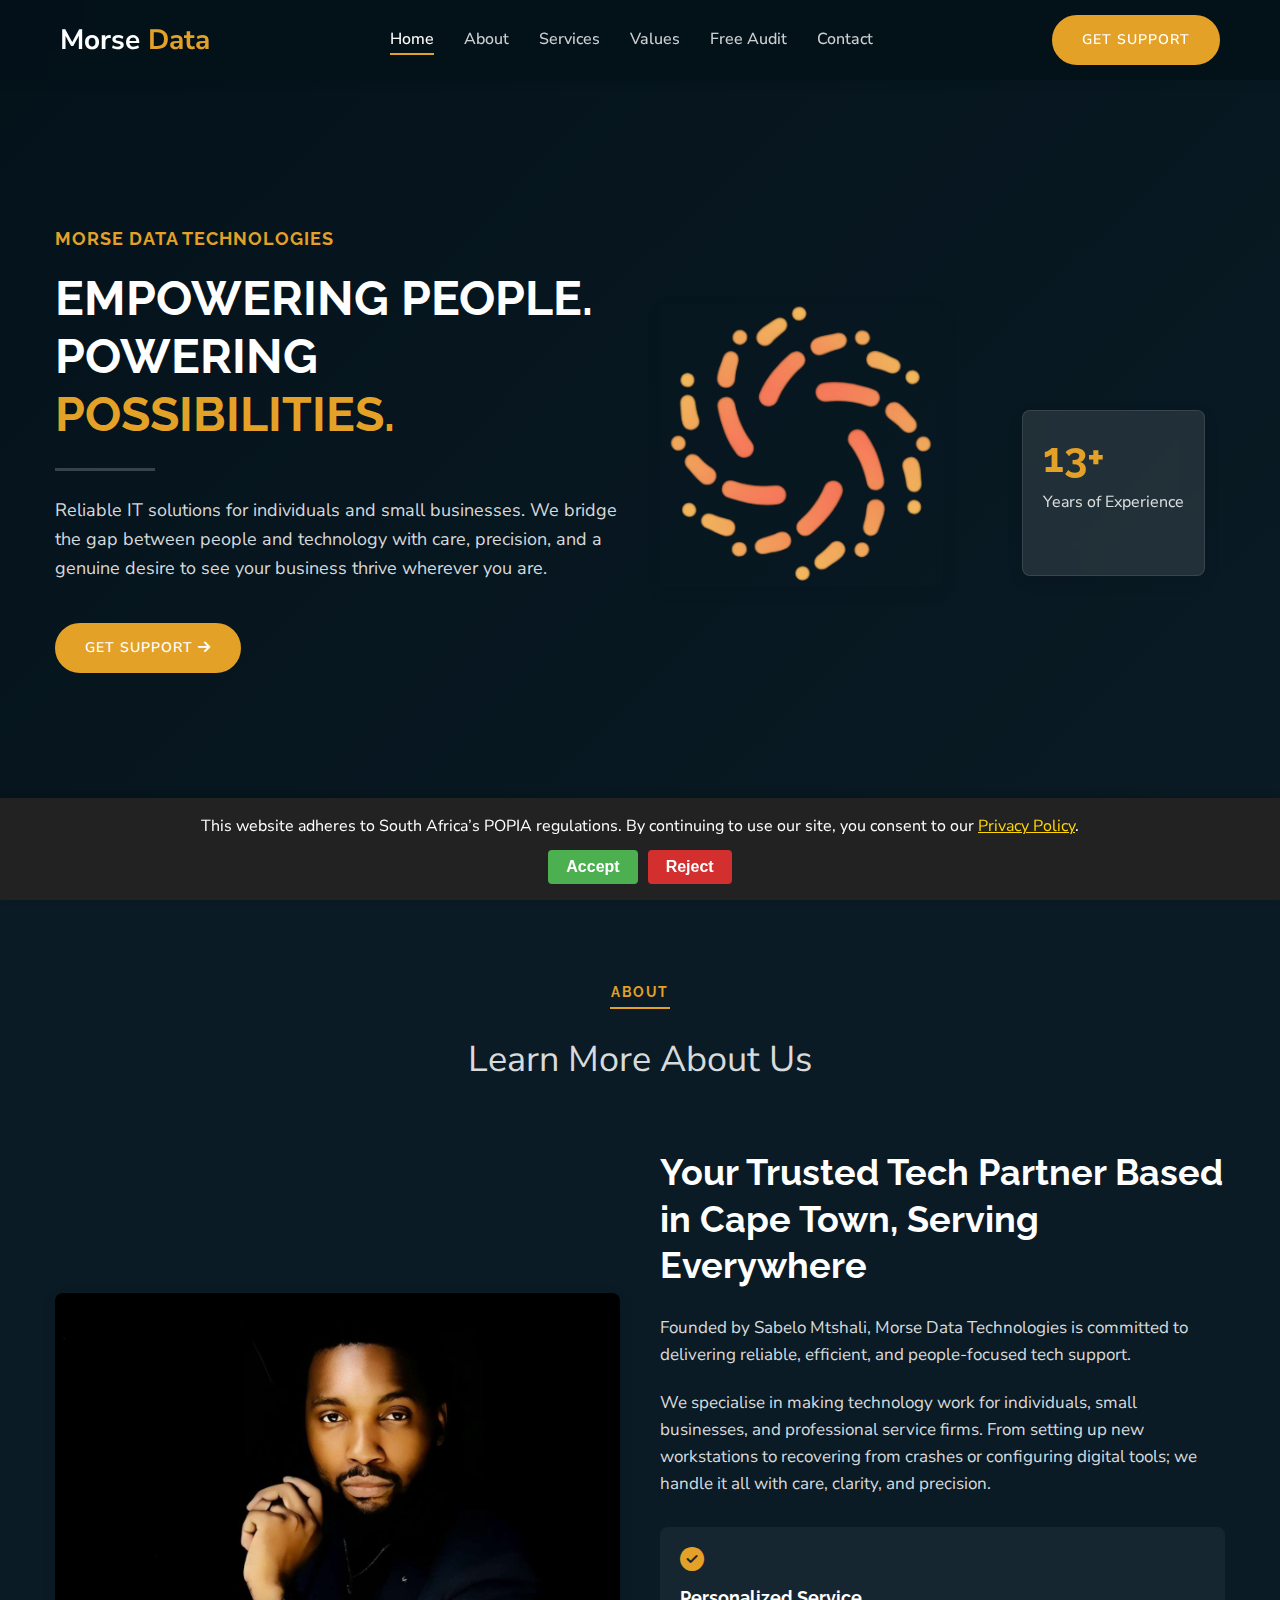
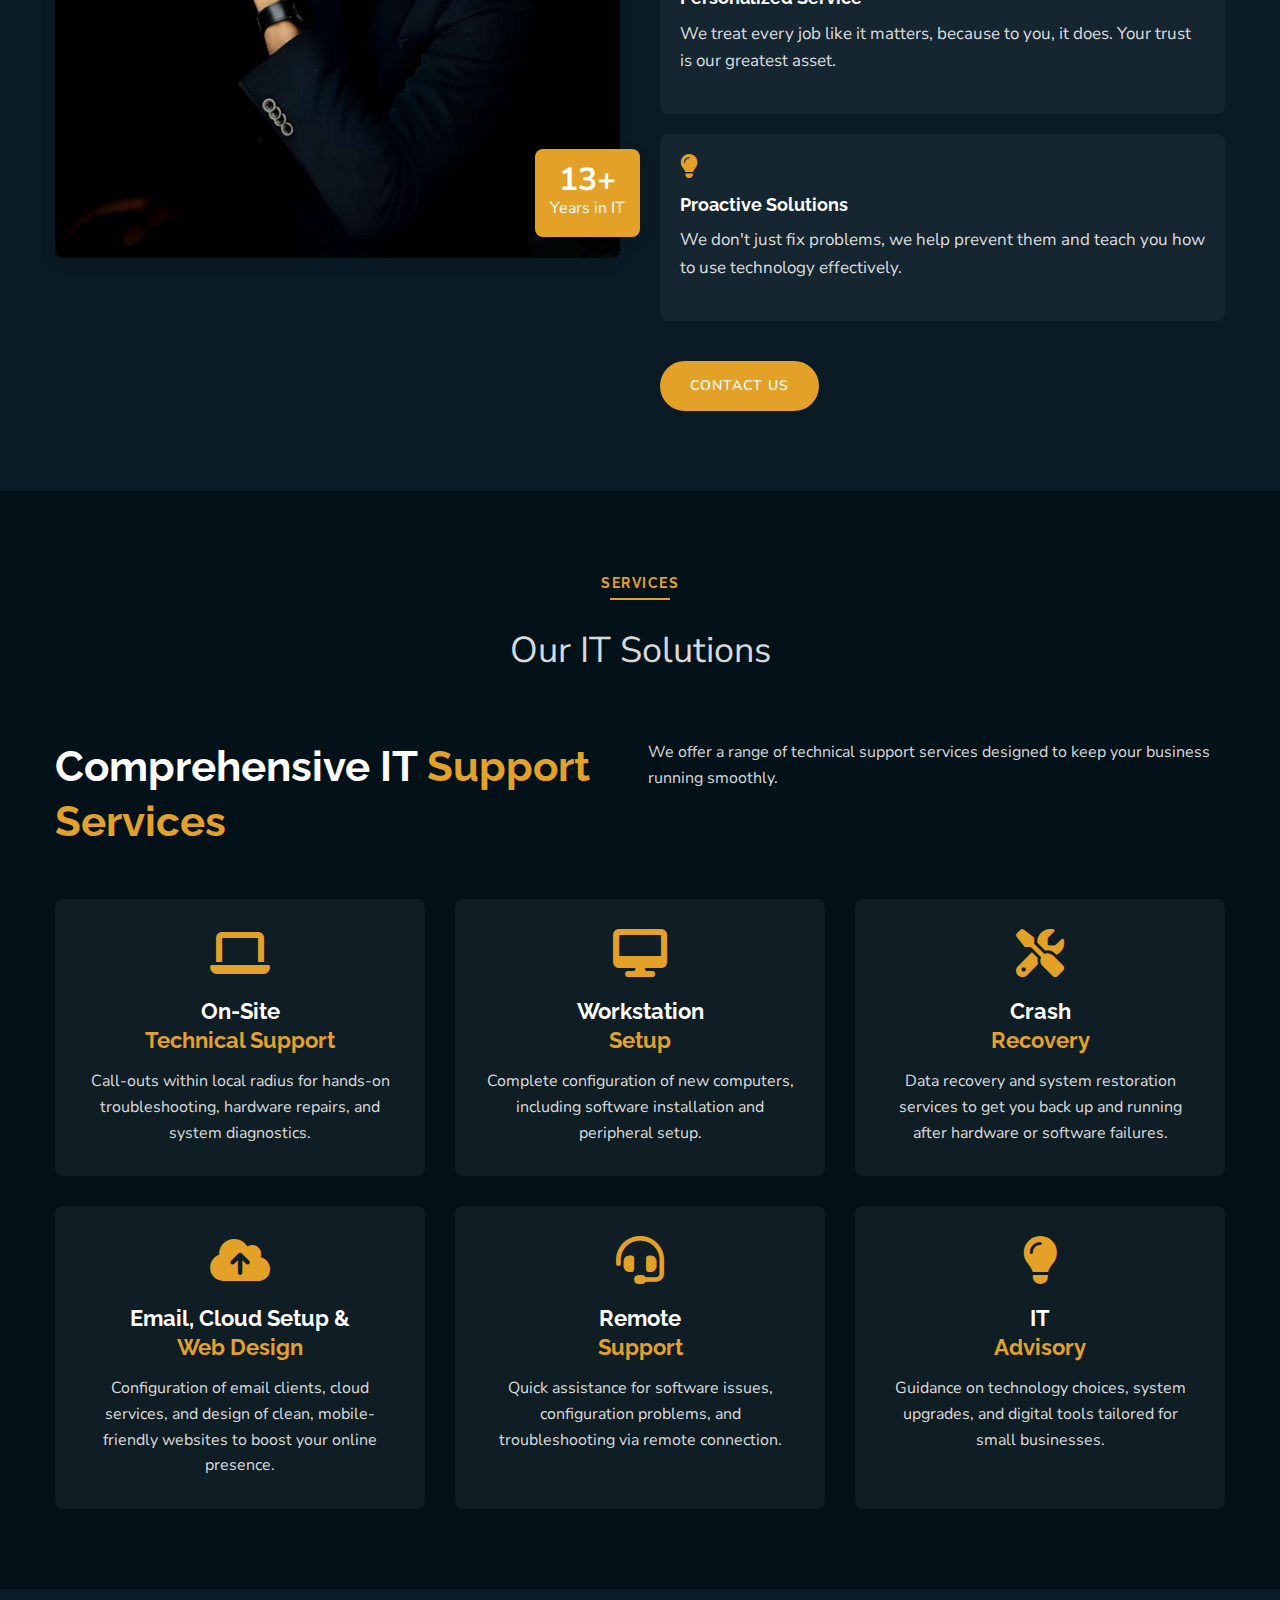
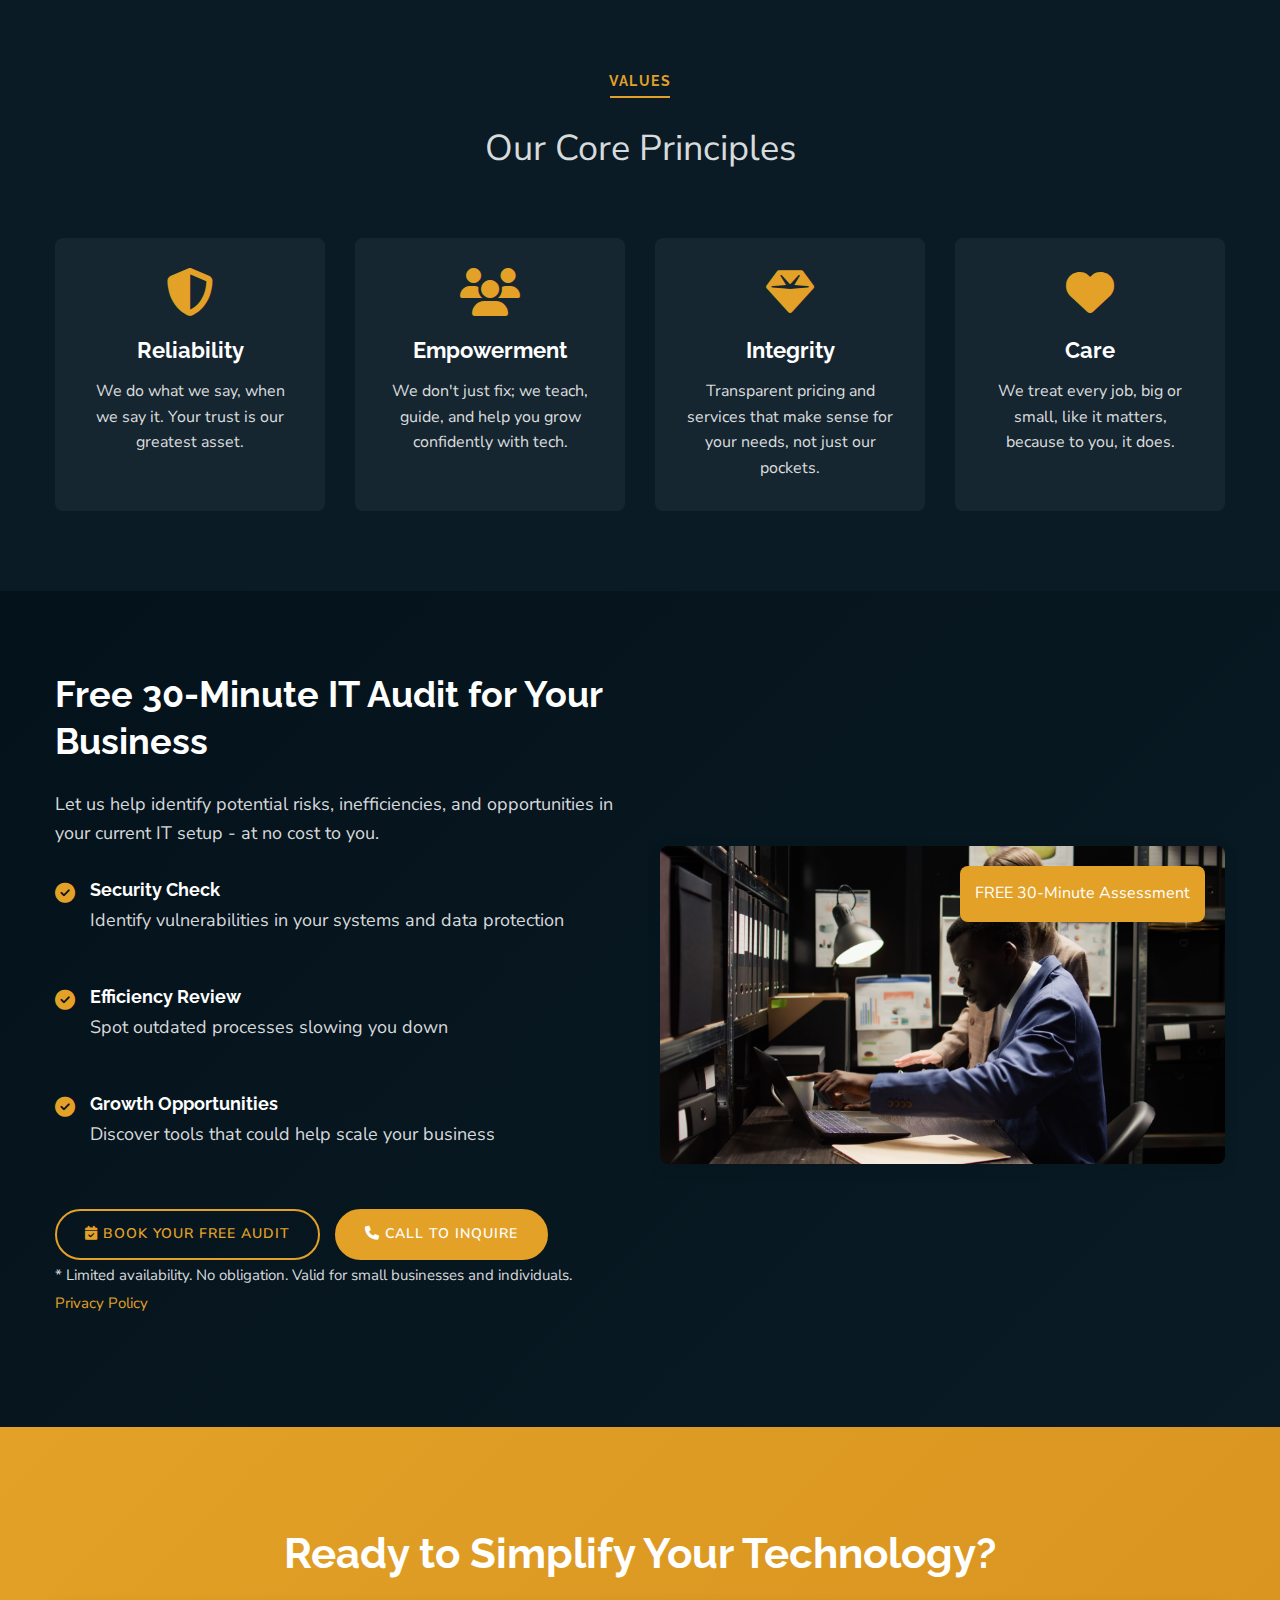
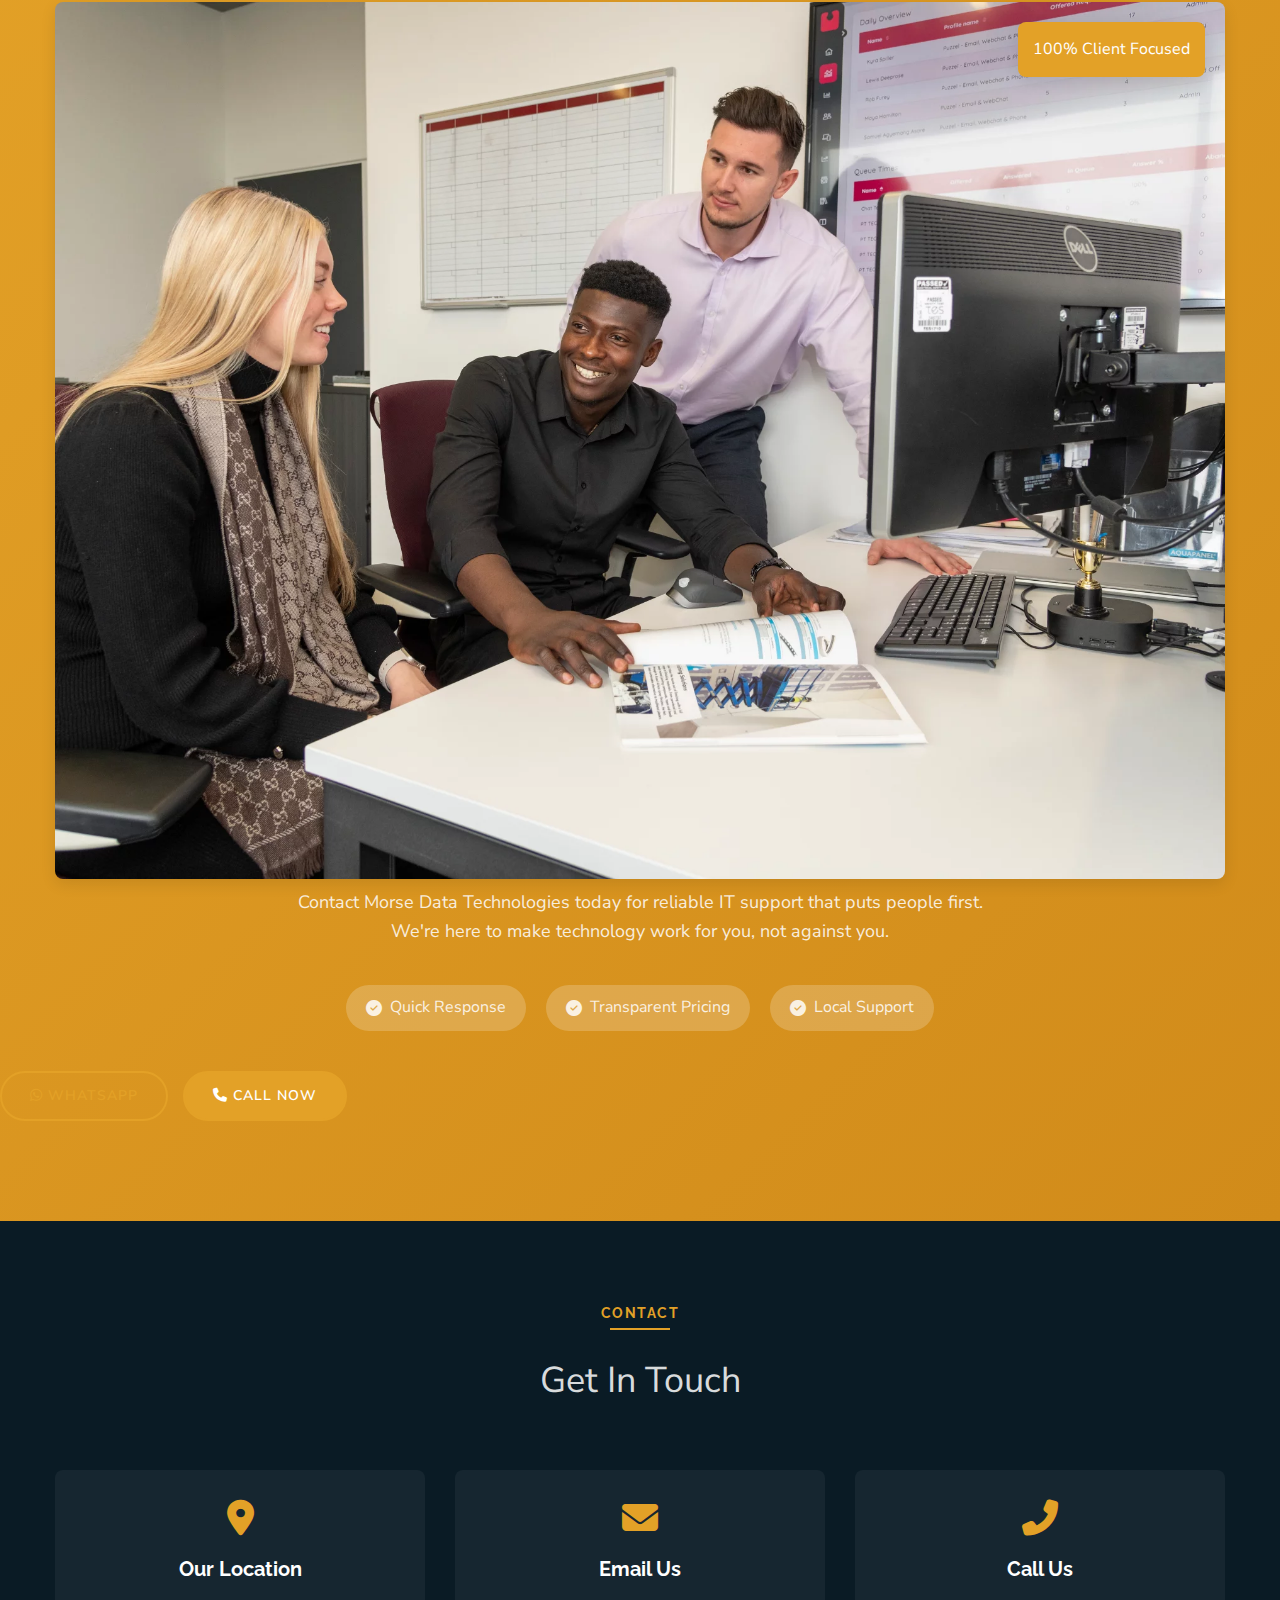
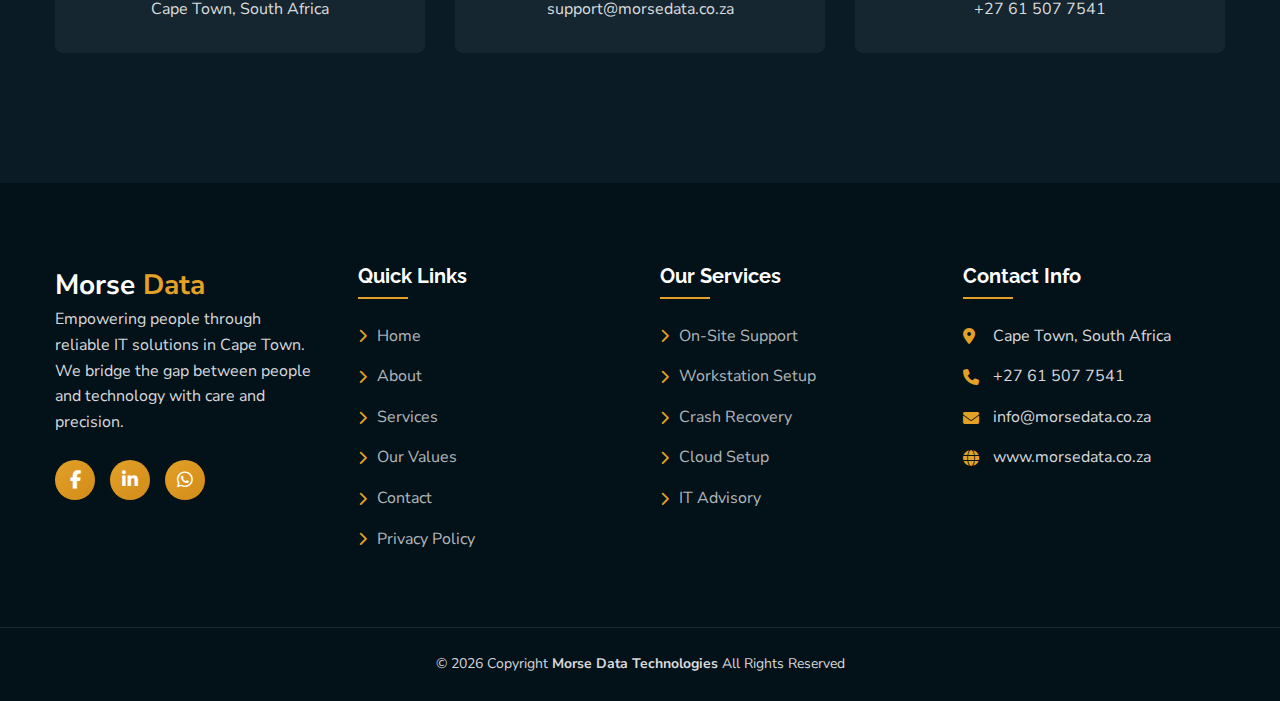
<file: index.html>
<!DOCTYPE html>
<html lang="en">
<head>
  <meta charset="utf-8">
  <meta name="viewport" content="width=device-width, initial-scale=1.0">
  <title>Morse Data Technologies - IT Solutions Provider</title>
  <meta name="description" content="South African IT solutions provider offering reliable, efficient tech support for individuals and small businesses">
  <meta name="keywords" content="IT support, Cape Town, computer repair, tech support, small business IT, workstation setup">
  
  <!-- Favicons -->
  <link rel="icon" href="assets/img/favicon.png">
  <link rel="apple-touch-icon" href="assets/img/apple-touch-icon.png">
  
  <!-- Fonts -->
  <link rel="preconnect" href="https://fonts.googleapis.com">
  <link rel="preconnect" href="https://fonts.gstatic.com" crossorigin>
  <link href="https://fonts.googleapis.com/css2?family=Roboto:ital,wght@0,100;0,300;0,400;0,500;0,700;0,900;1,100;1,300;1,400;1,500;1,700;1,900&family=Raleway:ital,wght@0,100;0,200;0,300;0,400;0,500;0,600;0,700;0,800;0,900;1,100;1,200;1,300;1,400;1,500;1,600;1,700;1,800;1,900&family=Nunito+Sans:ital,wght@0,200;0,300;0,400;0,600;0,700;0,800;0,900;1,200;1,300;1,400;1,600;1,700;1,800;1,900&display=swap" rel="stylesheet">
  
  <!-- Font Awesome -->
  <link rel="stylesheet" href="https://cdnjs.cloudflare.com/ajax/libs/font-awesome/6.4.0/css/all.min.css">
  
  <style>
    /* CSS Reset */
    * {
      margin: 0;
      padding: 0;
      box-sizing: border-box;
    }
    
    :root {
      --primary: #e3a127;
      --primary-dark: #d18b1a;
      --dark: #031119;
      --darker: #0a1b25;
      --light: #f8f9fa;
      --gray: #6c757d;
      --light-gray: #e9ecef;
      --dark-gray: #343a40;
      --transition: all 0.3s ease;
      --shadow: 0 5px 15px rgba(0,0,0,0.1);
      --radius: 8px;
    }
    
    body {
      font-family: 'Nunito Sans', sans-serif;
      background-color: var(--darker);
      color: rgba(255,255,255,0.85);
      line-height: 1.6;
      overflow-x: hidden;
    }
    
    h1, h2, h3, h4, h5, h6 {
      font-family: 'Raleway', sans-serif;
      color: #fff;
      font-weight: 700;
      line-height: 1.3;
    }
    
    a {
      text-decoration: none;
      color: var(--primary);
      transition: var(--transition);
    }
    
    a:hover {
      color: #fff;
    }
    
    .container {
      width: 100%;
      max-width: 1200px;
      margin: 0 auto;
      padding: 0 15px;
    }
    
    .section {
      padding: 80px 0;
    }
    
    .section-title {
      text-align: center;
      margin-bottom: 60px;
    }
    
    .section-title h2 {
      font-size: 14px;
      text-transform: uppercase;
      letter-spacing: 1.5px;
      color: var(--primary);
      margin-bottom: 10px;
      position: relative;
      display: inline-block;
    }
    
    .section-title h2::after {
      content: '';
      position: absolute;
      width: 60px;
      height: 2px;
      background: var(--primary);
      bottom: -8px;
      left: 50%;
      transform: translateX(-50%);
    }
    
    .section-title div {
      font-size: 36px;
      margin-top: 20px;
    }
    
    .btn {
      display: inline-block;
      padding: 12px 28px;
      background: var(--primary);
      color: #fff;
      border-radius: 50px;
      font-weight: 600;
      text-transform: uppercase;
      letter-spacing: 1px;
      font-size: 14px;
      border: 2px solid var(--primary);
      transition: var(--transition);
      cursor: pointer;
    }
    
    .btn:hover {
      background: transparent;
      color: var(--primary);
      transform: translateY(-3px);
      box-shadow: var(--shadow);
    }
    
    .btn-outline {
      background: transparent;
      color: var(--primary);
    }
    
    .btn-outline:hover {
      background: var(--primary);
      color: #fff;
    }
    
    /* Header */
    header {
      position: fixed;
      top: 0;
      left: 0;
      width: 100%;
      z-index: 1000;
      background: rgba(3, 17, 25, 0.95);
      backdrop-filter: blur(10px);
      padding: 15px 0;
      box-shadow: 0 2px 10px rgba(0,0,0,0.1);
    }
    
    .header-container {
      display: flex;
      justify-content: space-between;
      align-items: center;
      padding: 0 20px;
    }
    
    .logo {
      font-size: 28px;
      font-weight: 700;
      color: #fff;
    }
    
    .logo span {
      color: var(--primary);
    }
    
    nav ul {
      display: flex;
      list-style: none;
    }
    
    nav ul li {
      margin: 0 15px;
    }
    
    nav ul li a {
      color: rgba(255,255,255,0.8);
      font-weight: 500;
      position: relative;
      padding: 5px 0;
    }
    
    nav ul li a::after {
      content: '';
      position: absolute;
      bottom: 0;
      left: 0;
      width: 0;
      height: 2px;
      background: var(--primary);
      transition: var(--transition);
    }
    
    nav ul li a:hover,
    nav ul li a.active {
      color: #fff;
    }
    
    nav ul li a:hover::after,
    nav ul li a.active::after {
      width: 100%;
    }
    
    .mobile-toggle {
      display: none;
      background: none;
      border: none;
      color: #fff;
      font-size: 24px;
      cursor: pointer;
    }
    
    /* Hero Section */
    .hero {
      min-height: 100vh;
      display: flex;
      align-items: center;
      position: relative;
      background: linear-gradient(135deg, rgba(3,17,25,0.9) 0%, rgba(10,27,37,0.95) 100%), url('https://images.unsplash.com/photo-1518770660439-4636190af475?ixlib=rb-4.0.3&ixid=M3wxMjA3fDB8MHxwaG90by1wYWdlfHx8fGVufDB8fHx8fA%3D%3D&auto=format&fit=crop&w=1470&q=80') no-repeat center center/cover;
      padding-top: 80px;
    }
    
    .hero-content {
      display: grid;
      grid-template-columns: repeat(2, 1fr);
      gap: 40px;
      align-items: center;
    }
    
    .hero-text h5 {
      color: var(--primary);
      font-size: 18px;
      text-transform: uppercase;
      letter-spacing: 1px;
      margin-bottom: 20px;
    }
    
    .hero-text h1 {
      font-size: 48px;
      margin-bottom: 25px;
      line-height: 1.2;
    }
    
    .hero-text h1 span {
      color: var(--primary);
    }
    
    .hero-text .divider {
      width: 100px;
      height: 3px;
      background: rgba(255,255,255,0.2);
      margin: 25px 0;
    }
    
    .hero-text p {
      margin-bottom: 40px;
      font-size: 18px;
      max-width: 600px;
    }
    
    .hero-image {
      position: relative;
    }
    
    .hero-image img {
      width: 50%;
      border-radius: var(--radius);
      box-shadow: var(--shadow);
      animation: float 6s ease-in-out infinite;
    }
    
    .stats-card {
      position: absolute;
      bottom: 20px;
      right: 20px;
      background: rgba(255,255,255,0.1);
      backdrop-filter: blur(10px);
      border: 1px solid rgba(255,255,255,0.1);
      border-radius: var(--radius);
      padding: 20px;
      max-width: 200px;
      box-shadow: var(--shadow);
    }
    
    .stats-card h2 {
      font-size: 42px;
      color: var(--primary);
      margin-bottom: 5px;
    }
    
    .stats-card p {
      font-size: 16px;
      margin-bottom: 10px;
    }
    
    .stats-card a {
      color: #fff;
      font-size: 18px;
      display: inline-block;
    }
    
    /* About Section */
    .about-content {
      display: grid;
      grid-template-columns: repeat(2, 1fr);
      gap: 40px;
      align-items: center;
    }
    
    .about-image {
      position: relative;
    }
    
    .about-image img {
      width: 100%;
      border-radius: var(--radius);
      box-shadow: var(--shadow);
    }
    
    .experience-badge {
      position: absolute;
      bottom: 30px;
      right: -20px;
      background: var(--primary);
      color: #fff;
      padding: 15px;
      border-radius: var(--radius);
      text-align: center;
      box-shadow: var(--shadow);
    }
    
    .experience-badge .years {
      font-size: 32px;
      font-weight: 700;
      display: block;
      line-height: 1;
    }
    
    .about-text h2 {
      font-size: 36px;
      margin-bottom: 25px;
    }
    
    .about-text p {
      margin-bottom: 20px;
      font-size: 17px;
    }
    
    .features {
      display: grid;
      grid-template-columns: repeat(2, 1fr);
      gap: 20px;
      margin: 30px 0;
    }
    
    .feature-item {
      background: rgba(255,255,255,0.05);
      padding: 20px;
      border-radius: var(--radius);
      transition: var(--transition);
    }
    
    .feature-item:hover {
      transform: translateY(-5px);
      background: rgba(255,255,255,0.1);
    }
    
    .feature-item i {
      color: var(--primary);
      font-size: 24px;
      margin-bottom: 15px;
      display: inline-block;
    }
    
    .feature-item h5 {
      font-size: 18px;
      margin-bottom: 10px;
    }
    
    /* Services Section */
    .services {
      background: var(--dark);
    }
    
    .services-header {
      display: flex;
      justify-content: space-between;
      margin-bottom: 50px;
    }
    
    .services-header h2 {
      font-size: 42px;
      max-width: 600px;
    }
    
    .services-header h2 span {
      color: var(--primary);
    }
    
    .services-grid {
      display: grid;
      grid-template-columns: repeat(auto-fit, minmax(300px, 1fr));
      gap: 30px;
    }
    
    .service-card {
      background: rgba(255,255,255,0.05);
      border-radius: var(--radius);
      padding: 30px;
      text-align: center;
      transition: var(--transition);
      position: relative;
      overflow: hidden;
      z-index: 1;
    }
    
    .service-card::before {
      content: '';
      position: absolute;
      top: 0;
      left: 0;
      width: 100%;
      height: 0;
      background: var(--primary);
      z-index: -1;
      transition: var(--transition);
      opacity: 0.1;
    }
    
    .service-card:hover {
      transform: translateY(-10px);
      box-shadow: var(--shadow);
    }
    
    .service-card:hover::before {
      height: 100%;
    }
    
    .service-card i {
      font-size: 48px;
      color: var(--primary);
      margin-bottom: 20px;
      transition: var(--transition);
    }
    
    .service-card:hover i {
      transform: scale(1.2);
      color: #fff;
    }
    
    .service-card h3 {
      font-size: 22px;
      margin-bottom: 15px;
    }
    
    .service-card h3 span {
      display: block;
      color: var(--primary);
    }
    
    /* Values Section */
    .values-grid {
      display: grid;
      grid-template-columns: repeat(auto-fit, minmax(250px, 1fr));
      gap: 30px;
    }
    
    .value-card {
      background: rgba(255,255,255,0.05);
      border-radius: var(--radius);
      padding: 30px;
      text-align: center;
      transition: var(--transition);
    }
    
    .value-card:hover {
      transform: translateY(-10px);
      box-shadow: var(--shadow);
      background: rgba(255,255,255,0.1);
    }
    
    .value-card i {
      font-size: 48px;
      color: var(--primary);
      margin-bottom: 20px;
    }
    
    .value-card h3 {
      font-size: 22px;
      margin-bottom: 15px;
    }
    
    /* Free Audit Section */
    .audit-section {
      background: linear-gradient(135deg, rgba(3,17,25,0.9) 0%, rgba(10,27,37,0.95) 100%), url('https://images.unsplash.com/photo-1550751827-4bd374c3f58b?ixlib=rb-4.0.3&ixid=M3wxMjA3fDB8MHxwaG90by1wYWdlfHx8fGVufDB8fHx8fA%3D%3D&auto=format&fit=crop&w=1470&q=80') no-repeat center center/cover;
    }
    
    .audit-content {
      display: grid;
      grid-template-columns: repeat(2, 1fr);
      gap: 40px;
      align-items: center;
    }
    
    .audit-text h2 {
      font-size: 36px;
      margin-bottom: 25px;
    }
    
    .audit-text p {
      margin-bottom: 30px;
      font-size: 18px;
    }
    
    .benefits {
      margin: 30px 0;
    }
    
    .benefit-item {
      display: flex;
      align-items: flex-start;
      margin-bottom: 20px;
    }
    
    .benefit-item i {
      color: var(--primary);
      font-size: 20px;
      margin-right: 15px;
      margin-top: 5px;
    }
    
    .benefit-item div h5 {
      font-size: 18px;
      margin-bottom: 5px;
    }
    
    .audit-image {
      position: relative;
    }
    
    .audit-image img {
      width: 100%;
      border-radius: var(--radius);
      box-shadow: var(--shadow);
    }
    
    .floating-badge {
      position: absolute;
      top: 20px;
      right: 20px;
      background: var(--primary);
      color: #fff;
      padding: 15px;
      border-radius: var(--radius);
      text-align: center;
      box-shadow: var(--shadow);
      animation: pulse 2s infinite;
    }
    
    .cta-buttons {
      display: flex;
      gap: 15px;
      margin-top: 30px;
    }
    
    /* Call to Action Section */
    .cta-section {
      background: linear-gradient(135deg, var(--primary) 0%, var(--primary-dark) 100%);
      text-align: center;
      padding: 100px 0;
    }
    
    .cta-section h2 {
      font-size: 42px;
      margin-bottom: 20px;
    }
    
    .cta-section p {
      font-size: 18px;
      max-width: 700px;
      margin: 0 auto 40px;
    }
    
    .features {
      display: flex;
      justify-content: center;
      gap: 20px;
      flex-wrap: wrap;
      margin-bottom: 40px;
    }
    
    .feature-item-cta {
      background: rgba(255,255,255,0.2);
      padding: 10px 20px;
      border-radius: 50px;
      display: flex;
      align-items: center;
      gap: 8px;
    }
    
    /* Contact Section */
    .contact-grid {
      display: grid;
      grid-template-columns: repeat(auto-fit, minmax(300px, 1fr));
      gap: 30px;
      margin-bottom: 50px;
    }
    
    .contact-card {
      background: rgba(255,255,255,0.05);
      border-radius: var(--radius);
      padding: 30px;
      text-align: center;
      transition: var(--transition);
    }
    
    .contact-card:hover {
      transform: translateY(-10px);
      box-shadow: var(--shadow);
    }
    
    .contact-card i {
      font-size: 36px;
      color: var(--primary);
      margin-bottom: 20px;
    }
    
    .contact-card h4 {
      font-size: 20px;
      margin-bottom: 15px;
    }
    
    .contact-form {
      background: rgba(255,255,255,0.05);
      border-radius: var(--radius);
      padding: 40px;
      box-shadow: var(--shadow);
    }
    
    .contact-form h2 {
      text-align: center;
      margin-bottom: 30px;
      font-size: 28px;
    }
    
    .form-group {
      margin-bottom: 20px;
    }
    
    .form-control {
      width: 100%;
      padding: 15px;
      background: rgba(255,255,255,0.07);
      border: 1px solid rgba(255,255,255,0.1);
      border-radius: var(--radius);
      color: #fff;
      font-size: 16px;
      transition: var(--transition);
    }
    
    .form-control:focus {
      outline: none;
      border-color: var(--primary);
      box-shadow: 0 0 0 3px rgba(227, 161, 39, 0.2);
    }
    
    textarea.form-control {
      min-height: 150px;
      resize: vertical;
    }
    
    .submit-btn {
      width: 100%;
      padding: 15px;
      font-size: 16px;
      font-weight: 600;
      background: var(--primary);
      border: none;
      border-radius: var(--radius);
      color: #fff;
      cursor: pointer;
      transition: var(--transition);
    }
    
    .submit-btn:hover {
      background: var(--primary-dark);
      transform: translateY(-3px);
      box-shadow: var(--shadow);
    }
    
    /* Footer */
    footer {
      background: var(--dark);
      padding: 80px 0 0;
    }
    
    .footer-grid {
      display: grid;
      grid-template-columns: repeat(auto-fit, minmax(250px, 1fr));
      gap: 40px;
      margin-bottom: 60px;
    }
    
    .footer-col h4 {
      font-size: 20px;
      margin-bottom: 25px;
      position: relative;
      padding-bottom: 10px;
    }
    
    .footer-col h4::after {
      content: '';
      position: absolute;
      bottom: 0;
      left: 0;
      width: 50px;
      height: 2px;
      background: var(--primary);
    }
    
    .footer-about p {
      margin-bottom: 25px;
    }
    
    .social-links {
      display: flex;
      gap: 15px;
    }
    
    .social-links a {
      display: flex;
      align-items: center;
      justify-content: center;
      width: 40px;
      height: 40px;
      border-radius: 50%;
      background: linear-gradient(135deg, var(--primary) 0%, var(--primary-dark) 100%);
      color: #fff;
      font-size: 18px;
      transition: var(--transition);
    }
    
    .social-links a:hover {
      transform: translateY(-5px);
      box-shadow: var(--shadow);
    }
    
    .footer-links ul {
      list-style: none;
    }
    
    .footer-links ul li {
      margin-bottom: 15px;
    }
    
    .footer-links ul li a {
      color: rgba(255,255,255,0.7);
      transition: var(--transition);
      display: flex;
      align-items: center;
    }
    
    .footer-links ul li a i {
      margin-right: 10px;
      color: var(--primary);
      font-size: 14px;
    }
    
    .footer-links ul li a:hover {
      color: #fff;
      transform: translateX(5px);
    }
    
    .footer-contact p {
      display: flex;
      align-items: center;
      margin-bottom: 15px;
    }
    
    .footer-contact p i {
      color: var(--primary);
      margin-right: 10px;
      min-width: 20px;
    }
    
    .copyright {
      text-align: center;
      padding: 25px 0;
      border-top: 1px solid rgba(255,255,255,0.1);
      font-size: 14px;
    }
    
    /* Animations */
    @keyframes float {
      0% {
        transform: translateY(0px);
      }
      50% {
        transform: translateY(-20px);
      }
      100% {
        transform: translateY(0px);
      }
    }
    
    @keyframes pulse {
      0% {
        transform: scale(1);
      }
      50% {
        transform: scale(1.05);
      }
      100% {
        transform: scale(1);
      }
    }
    
    /* Responsive Design */
    @media (max-width: 991px) {
      .hero-content,
      .about-content,
      .audit-content {
        grid-template-columns: 1fr;
      }
      
      .hero-text {
        order: 2;
        text-align: center;
      }
      
      .hero-image {
        order: 1;
        margin-bottom: 40px;
      }
      
      .about-image {
        margin-bottom: 40px;
      }
      
      .audit-text {
        order: 2;
      }
      
      .audit-image {
        order: 1;
        margin-bottom: 40px;
      }
      
      .section-title div {
        font-size: 30px;
      }
      
      .hero-text h1 {
        font-size: 36px;
      }
      
      .services-header h2 {
        font-size: 32px;
      }
    }
    
    @media (max-width: 768px) {
      .mobile-toggle {
        display: block;
      }
      
      nav {
        position: fixed;
        top: 80px;
        left: -100%;
        width: 80%;
        height: calc(100vh - 80px);
        background: var(--dark);
        padding: 40px 20px;
        transition: var(--transition);
        z-index: 999;
      }
      
      nav.active {
        left: 0;
      }
      
      nav ul {
        flex-direction: column;
      }
      
      nav ul li {
        margin: 10px 0;
      }
      
      .features {
        grid-template-columns: 1fr;
      }
      
      .cta-buttons {
        flex-direction: column;
      }
      
      .btn {
        width: 100%;
        text-align: center;
        margin-bottom: 10px;
      }
      
      .features {
        flex-direction: column;
        align-items: center;
      }
      
      .feature-item-cta {
        width: 100%;
        justify-content: center;
      }
    }
    
    @media (max-width: 576px) {
      .section {
        padding: 60px 0;
      }
      
      .section-title div {
        font-size: 26px;
      }
      
      .hero-text h1 {
        font-size: 32px;
      }
      
      .hero-text p {
        font-size: 16px;
      }
      
      .about-text h2 {
        font-size: 28px;
      }
      
      .cta-section h2 {
        font-size: 32px;
      }
      
      .cta-section p {
        font-size: 16px;
      }
      
      .footer-grid {
        gap: 30px;
      }
    }

    /* Privacy Banner Styling*/
    .privacy-banner {
      position: fixed;
      bottom: 0;
      left: 0;
      width: 100%;
      background: #222;
      color: #fff;
      display: flex;
      flex-direction: column;
      align-items: center;
      justify-content: center;
      padding: 16px 10px;
      z-index: 10000;
      box-shadow: 0 -2px 8px rgba(0,0,0,0.2);
      font-size: 1rem;
      animation: slideUp 0.4s ease;
    }
    @keyframes slideUp {
      from {transform: translateY(100%);}
      to {transform: translateY(0);}
    }
    .privacy-banner-buttons {
      margin-top: 10px;
      display: flex;
      gap: 10px;
    }
    .privacy-btn {
      padding: 8px 18px;
      border: none;
      border-radius: 4px;
      font-weight: bold;
      cursor: pointer;
      font-size: 1rem;
    }
    .privacy-btn.accept {
      background: #4CAF50;
      color: #fff;
    }
    .privacy-btn.reject {
      background: #d32f2f;
      color: #fff;
    }
    @media (max-width: 600px) {
      .privacy-banner {
        font-size: 0.95rem;
        padding: 14px 4px;
        text-align: left;
      }
      .privacy-banner-buttons {
        flex-direction: column;
        width: 100%;
      }
      .privacy-btn {
        width: 100%;
      }
    }
  </style>
</head>
<body>
  <!-- Header -->
  <header>
    <div class="container header-container">
      <a href="index.html" class="logo">Morse <span>Data</span></a>
      
      <button class="mobile-toggle">
        <i class="fas fa-bars"></i>
      </button>
      
      <nav>
        <ul>
          <li><a href="#hero" class="active">Home</a></li>
          <li><a href="#about">About</a></li>
          <li><a href="#services">Services</a></li>
          <li><a href="#values">Values</a></li>
          <li><a href="#free-audit">Free Audit</a></li>
          <li><a href="#contact">Contact</a></li>
        </ul>
      </nav>
      
      <a href="#contact" class="btn">Get Support</a>
    </div>
  </header>

  <!-- Hero Section -->
  <section id="hero" class="hero section">
    <div class="container">
      <div class="hero-content">
        <div class="hero-text">
          <h5>MORSE DATA TECHNOLOGIES</h5>
          <h1>EMPOWERING PEOPLE.<br>POWERING <span>POSSIBILITIES.</span></h1>
          <div class="divider"></div>
          <p>Reliable IT solutions for individuals and small businesses. We bridge the gap between people and technology with care, precision, and a genuine desire to see your business thrive wherever you are.</p>
          <a href="#contact" class="btn">Get Support <i class="fas fa-arrow-right"></i></a>
        </div>
        
        <div class="hero-image">
          <img src="assets/img/tech-support.png" alt="IT Support">
          <div class="stats-card">
            <h2>13+</h2>
            <p>Years of Experience</p>
            <a href="#about"><i class="fas fa-arrow-up-right"></i></a>
          </div>
        </div>
      </div>
    </div>
  </section>

  <!-- About Section -->
  <section id="about" class="section">
    <div class="container">
      <div class="section-title">
        <h2>About</h2>
        <div>Learn More <span>About Us</span></div>
      </div>
      
      <div class="about-content">
        <div class="about-image">
          <img src="assets/img/sabelo-mtshali.jpg" alt="Sabelo Mtshali">
          <div class="experience-badge">
            <span class="years">13+</span>
            <span class="text">Years in IT </span>
          </div>
        </div>
        
        <div class="about-text">
          <h2>Your Trusted Tech Partner Based in Cape Town, Serving Everywhere</h2>
          <p>Founded by Sabelo Mtshali, Morse Data Technologies is committed to delivering reliable, efficient, and people-focused tech support.</p>
          <p>We specialise in making technology work for individuals, small businesses, and professional service firms. From setting up new workstations to recovering from crashes or configuring digital tools; we handle it all with care, clarity, and precision.</p>
          
          <div class="features">
            <div class="feature-item">
              <i class="fas fa-check-circle"></i>
              <h5>Personalized Service</h5>
              <p>We treat every job like it matters, because to you, it does. Your trust is our greatest asset.</p>
            </div>
            
            <div class="feature-item">
              <i class="fas fa-lightbulb"></i>
              <h5>Proactive Solutions</h5>
              <p>We don't just fix problems, we help prevent them and teach you how to use technology effectively.</p>
            </div>
          </div>
          
          <a href="#contact" class="btn">Contact Us</a>
        </div>
      </div>
    </div>
  </section>

  <!-- Services Section -->
  <section id="services" class="services section">
    <div class="container">
      <div class="section-title">
        <h2>Services</h2>
        <div>Our <span>IT Solutions</span></div>
      </div>
      
      <div class="services-header">
        <h2>Comprehensive IT <span>Support Services</span></h2>
        <p>We offer a range of technical support services designed to keep your business running smoothly.</p>
      </div>
      
      <div class="services-grid">
        <div class="service-card">
          <i class="fas fa-laptop"></i>
          <h3>On-Site <span>Technical Support</span></h3>
          <p>Call-outs within local radius for hands-on troubleshooting, hardware repairs, and system diagnostics.</p>
        </div>
        
        <div class="service-card">
          <i class="fas fa-desktop"></i>
          <h3>Workstation <span>Setup</span></h3>
          <p>Complete configuration of new computers, including software installation and peripheral setup.</p>
        </div>
        
        <div class="service-card">
          <i class="fas fa-tools"></i>
          <h3>Crash <span>Recovery</span></h3>
          <p>Data recovery and system restoration services to get you back up and running after hardware or software failures.</p>
        </div>
        
        <div class="service-card">
          <i class="fas fa-cloud-upload-alt"></i>
          <h3>Email, Cloud Setup & <span>Web Design</span></h3>
          <p>Configuration of email clients, cloud services, and design of clean, mobile-friendly websites to boost your online presence.</p>
        </div>
        
        <div class="service-card">
          <i class="fas fa-headset"></i>
          <h3>Remote <span>Support</span></h3>
          <p>Quick assistance for software issues, configuration problems, and troubleshooting via remote connection.</p>
        </div>
        
        <div class="service-card">
          <i class="fas fa-lightbulb"></i>
          <h3>IT <span>Advisory</span></h3>
          <p>Guidance on technology choices, system upgrades, and digital tools tailored for small businesses.</p>
        </div>
      </div>
    </div>
  </section>

  <!-- Values Section -->
  <section id="values" class="section">
    <div class="container">
      <div class="section-title">
        <h2>Values</h2>
        <div>Our Core <span>Principles</span></div>
      </div>
      
      <div class="values-grid">
        <div class="value-card">
          <i class="fas fa-shield-alt"></i>
          <h3>Reliability</h3>
          <p>We do what we say, when we say it. Your trust is our greatest asset.</p>
        </div>
        
        <div class="value-card">
          <i class="fas fa-users"></i>
          <h3>Empowerment</h3>
          <p>We don't just fix; we teach, guide, and help you grow confidently with tech.</p>
        </div>
        
        <div class="value-card">
          <i class="fas fa-gem"></i>
          <h3>Integrity</h3>
          <p>Transparent pricing and services that make sense for your needs, not just our pockets.</p>
        </div>
        
        <div class="value-card">
          <i class="fas fa-heart"></i>
          <h3>Care</h3>
          <p>We treat every job, big or small, like it matters, because to you, it does.</p>
        </div>
      </div>
    </div>
  </section>

  <!-- Free Audit Section -->
  <section id="free-audit" class="audit-section section">
    <div class="container">
      <div class="audit-content">
        <div class="audit-text">
          <h2>Free 30-Minute IT Audit for Your Business</h2>
          <p>Let us help identify potential risks, inefficiencies, and opportunities in your current IT setup - at no cost to you.</p>
          
          <div class="benefits">
            <div class="benefit-item">
              <i class="fas fa-check-circle"></i>
              <div>
                <h5>Security Check</h5>
                <p>Identify vulnerabilities in your systems and data protection</p>
              </div>
            </div>
            
            <div class="benefit-item">
              <i class="fas fa-check-circle"></i>
              <div>
                <h5>Efficiency Review</h5>
                <p>Spot outdated processes slowing you down</p>
              </div>
            </div>
            
            <div class="benefit-item">
              <i class="fas fa-check-circle"></i>
              <div>
                <h5>Growth Opportunities</h5>
                <p>Discover tools that could help scale your business</p>
              </div>
            </div>
          </div>
          
          <div class="cta-buttons">
            <a href="https://wa.link/9q3rbz" class="btn btn-outline"><i class="fas fa-calendar-check"></i> Book Your Free Audit</a>
            <a href="tel:+27615077541" class="btn"><i class="fas fa-phone"></i> Call to Inquire</a>
          </div>
          
          <p><small>* Limited availability. No obligation. Valid for small businesses and individuals. <a href="privacy.html">Privacy Policy</a></small></p>
        </div>
        
        <div class="audit-image">
          <img src="assets/img/it-audit.jpg" alt="IT Audit">
          <div class="floating-badge">
            <span>FREE</span>
            <span>30-Minute</span>
            <span>Assessment</span>
          </div>
        </div>
      </div>
    </div>
  </section>

  <!-- Call to Action Section -->
  <section class="cta-section section">
    <div class="container">
      <h2>Ready to Simplify Your Technology?</h2>
      <div class="audit-image">
          <img src="assets/img/tech-support-2.webp" alt="IT Supportt">
          <div class="floating-badge">
            <span class="stats-number">100%</span>
            <span class="stats-text">Client Focused</span>
          </div>
        </div>
      </div>
      <p>Contact Morse Data Technologies today for reliable IT support that puts people first. We're here to make technology work for you, not against you.</p>
      
      <div class="features">
        <div class="feature-item-cta">
          <i class="fas fa-check-circle"></i>
          <span>Quick Response</span>
        </div>
        <div class="feature-item-cta">
          <i class="fas fa-check-circle"></i>
          <span>Transparent Pricing</span>
        </div>
        <div class="feature-item-cta">
          <i class="fas fa-check-circle"></i>
          <span>Local Support</span>
        </div>
      </div>
      
      <div class="cta-buttons">
        <a href="https://wa.me/27615077541" class="btn btn-outline"><i class="fab fa-whatsapp"></i> WhatsApp</a>
        <a href="tel:+27615077541" class="btn"><i class="fas fa-phone"></i> Call Now</a>
      </div>
    </div>
  </section>

  <!-- Contact Section -->
  <section id="contact" class="section">
    <div class="container">
      <div class="section-title">
        <h2>Contact</h2>
        <div>Get In <span>Touch</span></div>
      </div>
      
      <div class="contact-grid">
        <div class="contact-card">
          <i class="fas fa-map-marker-alt"></i>
          <h4>Our Location</h4>
          <p>Cape Town, South Africa</p>
        </div>
        
        <div class="contact-card">
          <i class="fas fa-envelope"></i>
          <h4>Email Us</h4>
          <p>support@morsedata.co.za</p>
        </div>
        
        <div class="contact-card">
          <i class="fas fa-phone-alt"></i>
          <h4>Call Us</h4>
          <p>+27 61 507 7541</p>
        </div>
      </div>            
    </div>
  </section>

  <!-- Footer -->
  <footer>
    <div class="container">
      <div class="footer-grid">
        <div class="footer-col footer-about">
          <a href="index.html" class="logo">Morse <span>Data</span></a>
          <p>Empowering people through reliable IT solutions in Cape Town. We bridge the gap between people and technology with care and precision.</p>
          <div class="social-links">
            <a href="#"><i class="fab fa-facebook-f"></i></a>
            <a href="#"><i class="fab fa-linkedin-in"></i></a>
            <a href="https://wa.me/27615077541"><i class="fab fa-whatsapp"></i></a>
          </div>
        </div>
        
        <div class="footer-col footer-links">
          <h4>Quick Links</h4>
          <ul>
            <li><a href="#hero"><i class="fas fa-chevron-right"></i> Home</a></li>
            <li><a href="#about"><i class="fas fa-chevron-right"></i> About</a></li>
            <li><a href="#services"><i class="fas fa-chevron-right"></i> Services</a></li>
            <li><a href="#values"><i class="fas fa-chevron-right"></i> Our Values</a></li>
            <li><a href="#contact"><i class="fas fa-chevron-right"></i> Contact</a></li>
            <li><a href="privacy.html"><i class="fas fa-chevron-right"></i> Privacy Policy</a></li>
          </ul>
        </div>
        
        <div class="footer-col footer-links">
          <h4>Our Services</h4>
          <ul>
            <li><a href="#services"><i class="fas fa-chevron-right"></i> On-Site Support</a></li>
            <li><a href="#services"><i class="fas fa-chevron-right"></i> Workstation Setup</a></li>
            <li><a href="#services"><i class="fas fa-chevron-right"></i> Crash Recovery</a></li>
            <li><a href="#services"><i class="fas fa-chevron-right"></i> Cloud Setup</a></li>
            <li><a href="#services"><i class="fas fa-chevron-right"></i> IT Advisory</a></li>
          </ul>
        </div>
        
        <div class="footer-col footer-contact">
          <h4>Contact Info</h4>
          <p><i class="fas fa-map-marker-alt"></i> Cape Town, South Africa</p>
          <p><i class="fas fa-phone"></i> +27 61 507 7541</p>
          <p><i class="fas fa-envelope"></i> info@morsedata.co.za</p>
          <p><i class="fas fa-globe"></i> www.morsedata.co.za</p>
        </div>
      </div>
    </div>
    
    <div class="copyright">
      <div class="container">
       <!-- <p><a href="privacy.html">Privacy Policy</a></p> -->
        <p>&copy; <span id="currentYear"></span> Copyright <strong>Morse Data Technologies</strong> All Rights Reserved</p>
      </div>
    </div>
  </footer>

  <!-- Privacy banner -->
  <div id="privacy-banner" class="privacy-banner" role="dialog" aria-live="polite" aria-label="Privacy consent banner">
    <span>
      This website adheres to South Africa’s POPIA regulations. By continuing to use our site, you consent to our <a href="privacy.html" target="_blank" rel="noopener" style="color: #ffd700; text-decoration: underline;">Privacy Policy</a>.
    </span>
    <div class="privacy-banner-buttons">
      <button id="accept-cookies" class="privacy-btn accept">Accept</button>
      <button id="reject-cookies" class="privacy-btn reject">Reject</button>
    </div>
  </div>
  
  <script>
    // Mobile Navigation Toggle
    const mobileToggle = document.querySelector('.mobile-toggle');
    const nav = document.querySelector('nav');
    
    mobileToggle.addEventListener('click', () => {
      nav.classList.toggle('active');
      mobileToggle.innerHTML = nav.classList.contains('active') ? 
        '<i class="fas fa-times"></i>' : '<i class="fas fa-bars"></i>';
    });
    
    // Close mobile menu when clicking a link
    document.querySelectorAll('nav a').forEach(link => {
      link.addEventListener('click', () => {
        nav.classList.remove('active');
        mobileToggle.innerHTML = '<i class="fas fa-bars"></i>';
      });
    });
    
    // Smooth scrolling for anchor links
    document.querySelectorAll('a[href^="#"]').forEach(anchor => {
      anchor.addEventListener('click', function(e) {
        e.preventDefault();
        
        const target = document.querySelector(this.getAttribute('href'));
        if (target) {
          window.scrollTo({
            top: target.offsetTop - 80,
            behavior: 'smooth'
          });
        }
      });
    });
    
    // Set current year in footer
    document.getElementById('currentYear').textContent = new Date().getFullYear();
    
    // Sticky header
    window.addEventListener('scroll', () => {
      const header = document.querySelector('header');
      header.classList.toggle('sticky', window.scrollY > 100);
    });

     /* Privacy Consent*/
    function setCookieConsent(consent) {
      localStorage.setItem('cookieConsent', consent);
      document.getElementById('privacy-banner').style.display = 'none';
      // Optionally, trigger further actions based on consent (e.g. enable/disable analytics)
    }
    
    window.onload = function() {
      const consent = localStorage.getItem('cookieConsent');
      if (consent === 'accepted' || consent === 'rejected') {
        document.getElementById('privacy-banner').style.display = 'none';
      }
      document.getElementById('accept-cookies').onclick = function() {
        setCookieConsent('accepted');
      };
      document.getElementById('reject-cookies').onclick = function() {
        setCookieConsent('rejected');
      };
    };
  </script>
</body>
</html>
</file>
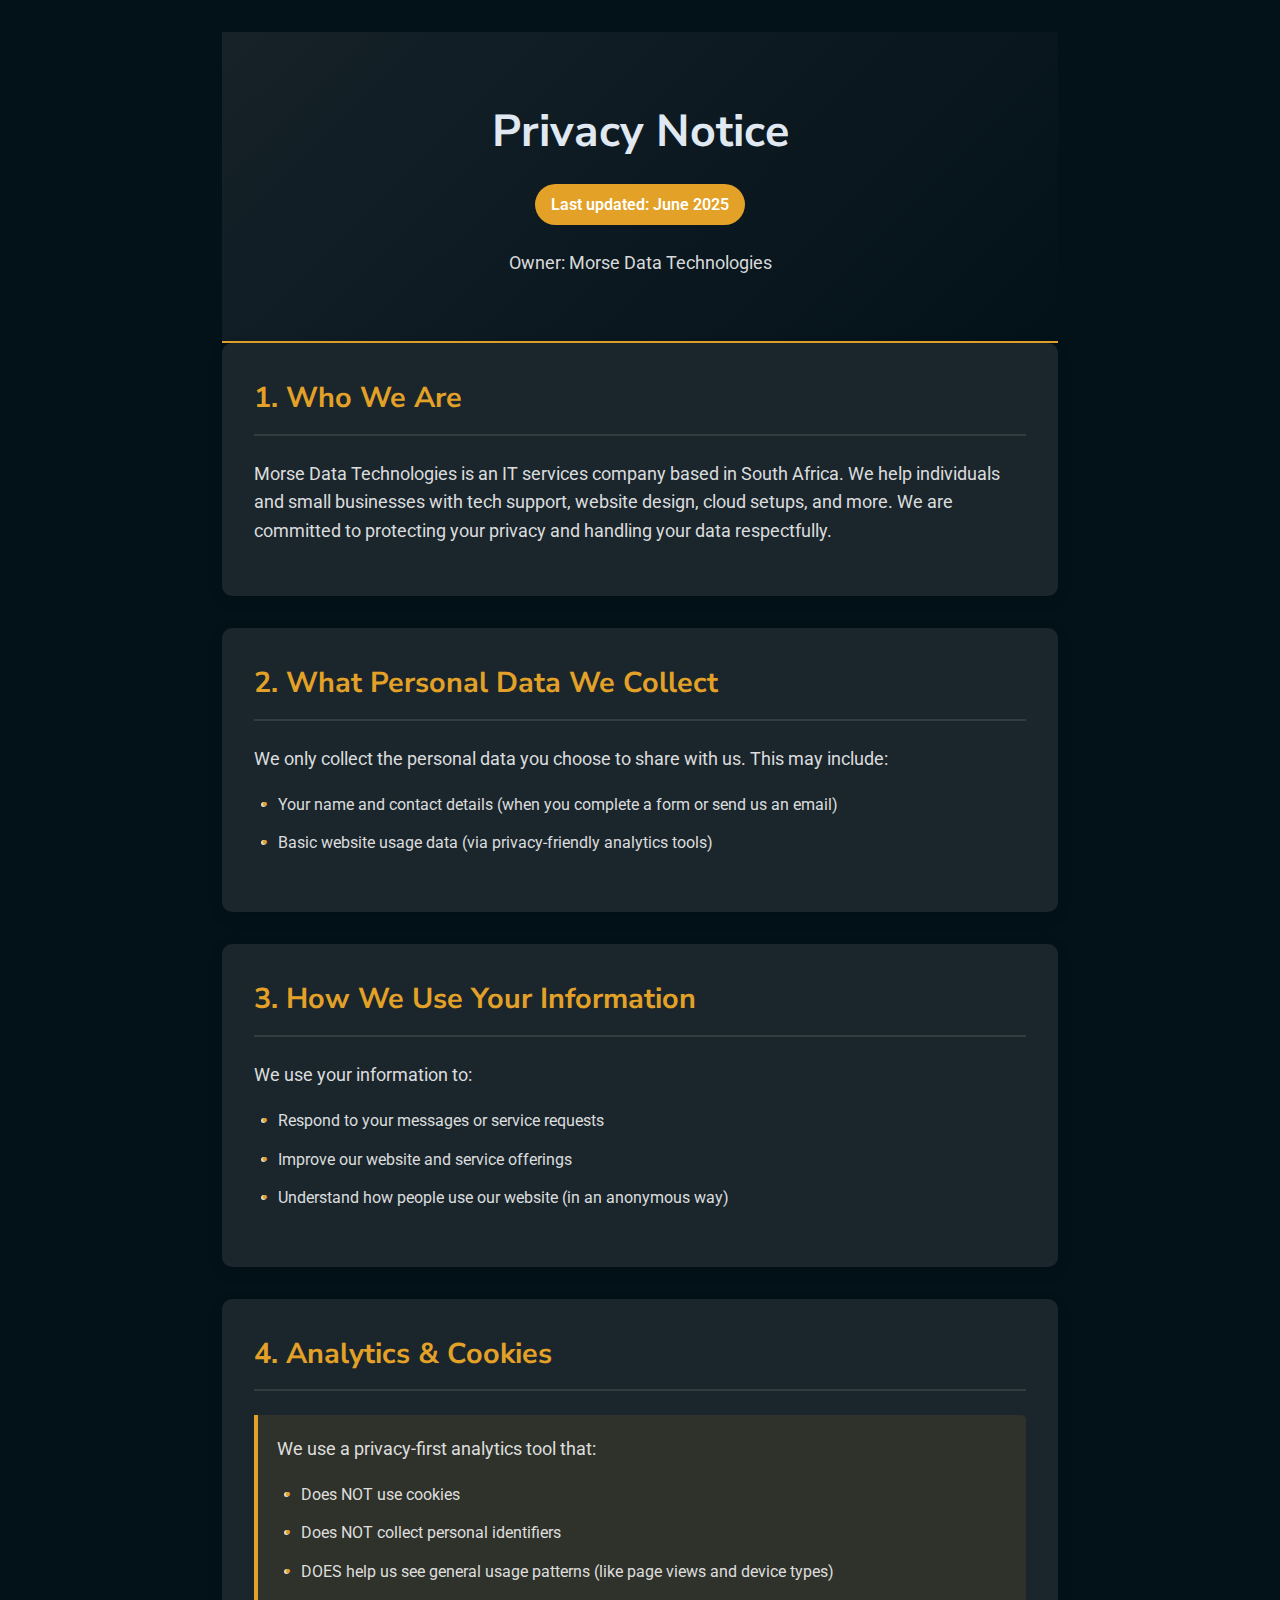
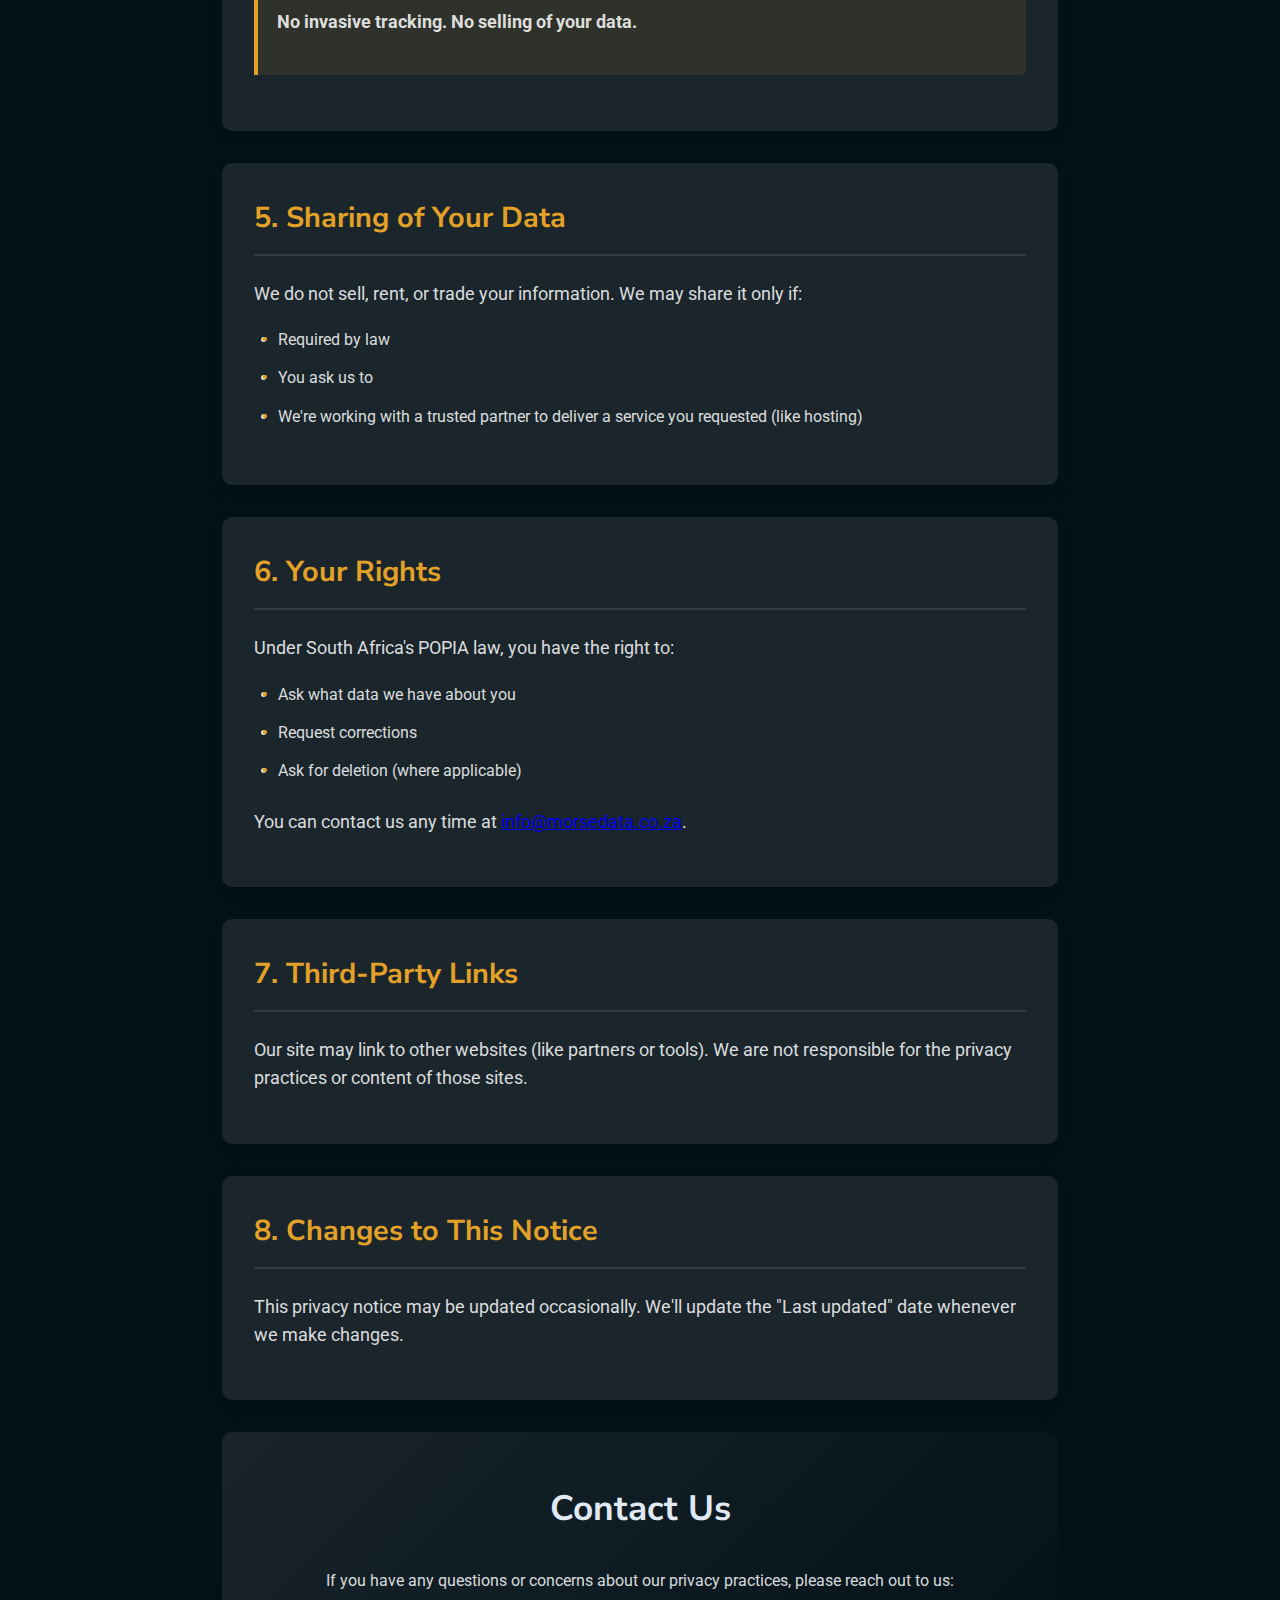
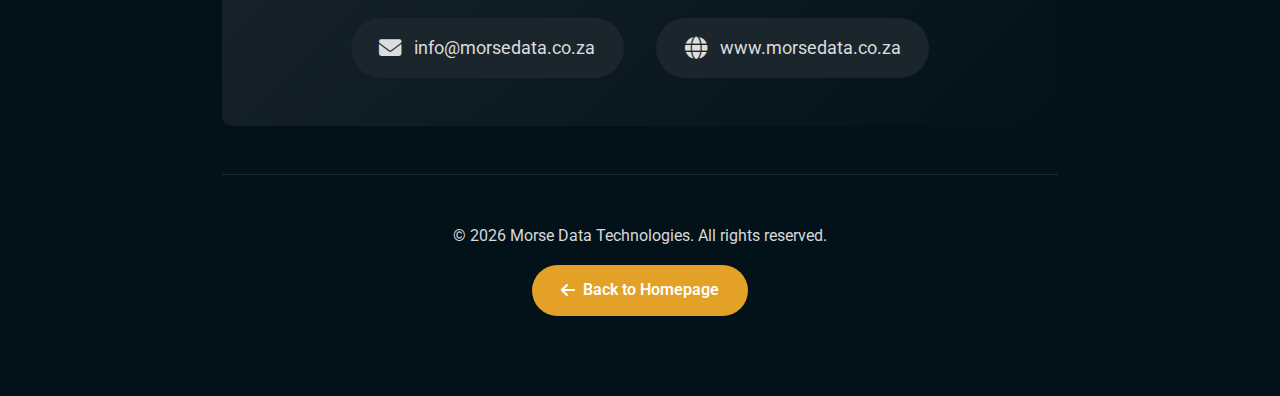
<file: privacy.html>
<!DOCTYPE html>
<html lang="en">
<head>
    <meta charset="UTF-8">
    <meta name="viewport" content="width=device-width, initial-scale=1.0">
    <title>Privacy Notice - Morse Data Technologies</title>
    <link href="https://fonts.googleapis.com/css2?family=Nunito+Sans:wght@300;400;600;700&family=Roboto:wght@300;400;500&display=swap" rel="stylesheet">
    <link rel="stylesheet" href="https://cdnjs.cloudflare.com/ajax/libs/font-awesome/6.4.0/css/all.min.css">
    <style>
        :root {
            --background-color: #031119;
            --default-color: rgba(255, 255, 255, 0.85);
            --heading-color: #e0e9f2;
            --accent-color: #e3a127;
            --surface-color: #1b262c;
            --contrast-color: #ffffff;
        }
        
        * {
            margin: 0;
            padding: 0;
            box-sizing: border-box;
        }
        
        body {
            font-family: 'Roboto', sans-serif;
            background-color: var(--background-color);
            color: var(--default-color);
            line-height: 1.6;
        }
        
        .privacy-container {
            max-width: 900px;
            margin: 0 auto;
            padding: 2rem;
        }
        
        .privacy-header {
            text-align: center;
            padding: 4rem 0 2rem;
            background: linear-gradient(135deg, rgba(27, 38, 44, 0.8) 0%, rgba(3, 17, 25, 0.9) 100%);
            border-bottom: 2px solid var(--accent-color);
        }
        
        .privacy-header h1 {
            font-family: 'Nunito Sans', sans-serif;
            font-size: 2.8rem;
            color: var(--heading-color);
            margin-bottom: 1rem;
        }
        
        .last-updated {
            background-color: var(--accent-color);
            color: var(--contrast-color);
            padding: 0.5rem 1rem;
            border-radius: 30px;
            display: inline-block;
            font-weight: 600;
            margin-bottom: 1.5rem;
        }
        
        .owner {
            font-size: 1.1rem;
            margin-bottom: 2rem;
        }
        
        .section {
            background-color: var(--surface-color);
            border-radius: 10px;
            padding: 2rem;
            margin-bottom: 2rem;
            box-shadow: 0 5px 15px rgba(0, 0, 0, 0.1);
            transition: all 0.3s ease;
        }
        
        .section:hover {
            transform: translateY(-5px);
            box-shadow: 0 10px 25px rgba(0, 0, 0, 0.15);
        }
        
        .section h2 {
            font-family: 'Nunito Sans', sans-serif;
            color: var(--accent-color);
            font-size: 1.8rem;
            margin-bottom: 1.5rem;
            padding-bottom: 0.8rem;
            border-bottom: 2px solid rgba(255, 255, 255, 0.1);
        }
        
        .section p {
            margin-bottom: 1.2rem;
            font-size: 1.1rem;
        }
        
        .section ul {
            padding-left: 1.5rem;
            margin-bottom: 1.5rem;
        }
        
        .section li {
            margin-bottom: 0.8rem;
            position: relative;
        }
        
        .section li::before {
            content: "•";
            color: var(--accent-color);
            font-weight: bold;
            display: inline-block;
            width: 1em;
            margin-left: -1em;
        }
        
        .highlight-box {
            background: rgba(227, 161, 39, 0.1);
            border-left: 4px solid var(--accent-color);
            padding: 1.2rem;
            margin: 1.5rem 0;
            border-radius: 0 5px 5px 0;
        }
        
        .contact-section {
            text-align: center;
            padding: 3rem;
            background: linear-gradient(135deg, rgba(27, 38, 44, 0.9) 0%, rgba(3, 17, 25, 0.95) 100%);
            border-radius: 10px;
            margin-top: 2rem;
        }
        
        .contact-section h2 {
            font-family: 'Nunito Sans', sans-serif;
            color: var(--heading-color);
            font-size: 2.2rem;
            margin-bottom: 2rem;
        }
        
        .contact-methods {
            display: flex;
            flex-wrap: wrap;
            justify-content: center;
            gap: 2rem;
            margin-top: 1.5rem;
        }
        
        .contact-method {
            display: flex;
            align-items: center;
            gap: 0.8rem;
            padding: 1rem 1.8rem;
            background-color: var(--surface-color);
            border-radius: 50px;
            text-decoration: none;
            color: var(--default-color);
            transition: all 0.3s ease;
            font-size: 1.1rem;
        }
        
        .contact-method:hover {
            background-color: var(--accent-color);
            color: var(--contrast-color);
            transform: translateY(-3px);
        }
        
        .contact-icon {
            font-size: 1.4rem;
        }
        
        .footer {
            text-align: center;
            padding: 3rem 0;
            margin-top: 3rem;
            border-top: 1px solid rgba(255, 255, 255, 0.1);
        }
        
        .back-to-home {
            display: inline-flex;
            align-items: center;
            gap: 0.5rem;
            padding: 0.8rem 1.8rem;
            background-color: var(--accent-color);
            color: var(--contrast-color);
            border-radius: 50px;
            text-decoration: none;
            font-weight: 600;
            transition: all 0.3s ease;
            margin-top: 1rem;
        }
        
        .back-to-home:hover {
            background-color: rgba(227, 161, 39, 0.9);
            transform: translateY(-3px);
        }
        
        @media (max-width: 768px) {
            .privacy-container {
                padding: 1rem;
            }
            
            .privacy-header h1 {
                font-size: 2.2rem;
            }
            
            .section {
                padding: 1.5rem;
            }
            
            .contact-methods {
                flex-direction: column;
                gap: 1rem;
            }
        }
    </style>
</head>
<body>
    <div class="privacy-container">
        <header class="privacy-header">
            <h1>Privacy Notice</h1>
            <div class="last-updated">Last updated: June 2025</div>
            <p class="owner">Owner: Morse Data Technologies</p>
        </header>
        
        <main class="privacy-content">
            <div class="section">
                <h2>1. Who We Are</h2>
                <p>Morse Data Technologies is an IT services company based in South Africa. We help individuals and small businesses with tech support, website design, cloud setups, and more. We are committed to protecting your privacy and handling your data respectfully.</p>
            </div>
            
            <div class="section">
                <h2>2. What Personal Data We Collect</h2>
                <p>We only collect the personal data you choose to share with us. This may include:</p>
                <ul>
                    <li>Your name and contact details (when you complete a form or send us an email)</li>
                    <li>Basic website usage data (via privacy-friendly analytics tools)</li>
                </ul>
            </div>
            
            <div class="section">
                <h2>3. How We Use Your Information</h2>
                <p>We use your information to:</p>
                <ul>
                    <li>Respond to your messages or service requests</li>
                    <li>Improve our website and service offerings</li>
                    <li>Understand how people use our website (in an anonymous way)</li>
                </ul>
            </div>
            
            <div class="section">
                <h2>4. Analytics & Cookies</h2>
                <div class="highlight-box">
                    <p>We use a privacy-first analytics tool that:</p>
                    <ul>
                        <li>Does NOT use cookies</li>
                        <li>Does NOT collect personal identifiers</li>
                        <li>DOES help us see general usage patterns (like page views and device types)</li>
                    </ul>
                    <p><strong>No invasive tracking. No selling of your data.</strong></p>
                </div>
            </div>
            
            <div class="section">
                <h2>5. Sharing of Your Data</h2>
                <p>We do not sell, rent, or trade your information. We may share it only if:</p>
                <ul>
                    <li>Required by law</li>
                    <li>You ask us to</li>
                    <li>We're working with a trusted partner to deliver a service you requested (like hosting)</li>
                </ul>
            </div>
            
            <div class="section">
                <h2>6. Your Rights</h2>
                <p>Under South Africa's POPIA law, you have the right to:</p>
                <ul>
                    <li>Ask what data we have about you</li>
                    <li>Request corrections</li>
                    <li>Ask for deletion (where applicable)</li>
                </ul>
                <p>You can contact us any time at <a href="mailto:info@morsedata.co.za" class="contact-link">info@morsedata.co.za</a>.</p>
            </div>
            
            <div class="section">
                <h2>7. Third-Party Links</h2>
                <p>Our site may link to other websites (like partners or tools). We are not responsible for the privacy practices or content of those sites.</p>
            </div>
            
            <div class="section">
                <h2>8. Changes to This Notice</h2>
                <p>This privacy notice may be updated occasionally. We'll update the "Last updated" date whenever we make changes.</p>
            </div>
            
            <div class="contact-section">
                <h2>Contact Us</h2>
                <p>If you have any questions or concerns about our privacy practices, please reach out to us:</p>
                
                <div class="contact-methods">
                    <a href="mailto:info@morsedata.co.za" class="contact-method">
                        <i class="fas fa-envelope contact-icon"></i>
                        <span>info@morsedata.co.za</span>
                    </a>
                    
                    <a href="https://www.morsedata.co.za" class="contact-method">
                        <i class="fas fa-globe contact-icon"></i>
                        <span>www.morsedata.co.za</span>
                    </a>
                </div>
            </div>
        </main>
        
        <footer class="footer">
            <p>&copy; 2025 Morse Data Technologies. All rights reserved.</p>
            <a href="index.html" class="back-to-home">
                <i class="fas fa-arrow-left"></i>
                Back to Homepage
            </a>
        </footer>
    </div>

    <script>
        // Add current year to footer
        document.addEventListener('DOMContentLoaded', function() {
            const yearSpan = document.createElement('span');
            yearSpan.textContent = new Date().getFullYear();
            document.querySelector('footer p').innerHTML = `&copy; ${yearSpan.textContent} Morse Data Technologies. All rights reserved.`;
            
            // Add smooth scrolling for anchor links
            document.querySelectorAll('a[href^="#"]').forEach(anchor => {
                anchor.addEventListener('click', function(e) {
                    e.preventDefault();
                    document.querySelector(this.getAttribute('href')).scrollIntoView({
                        behavior: 'smooth'
                    });
                });
            });
        });
    </script>
</body>
</html>
</file>
